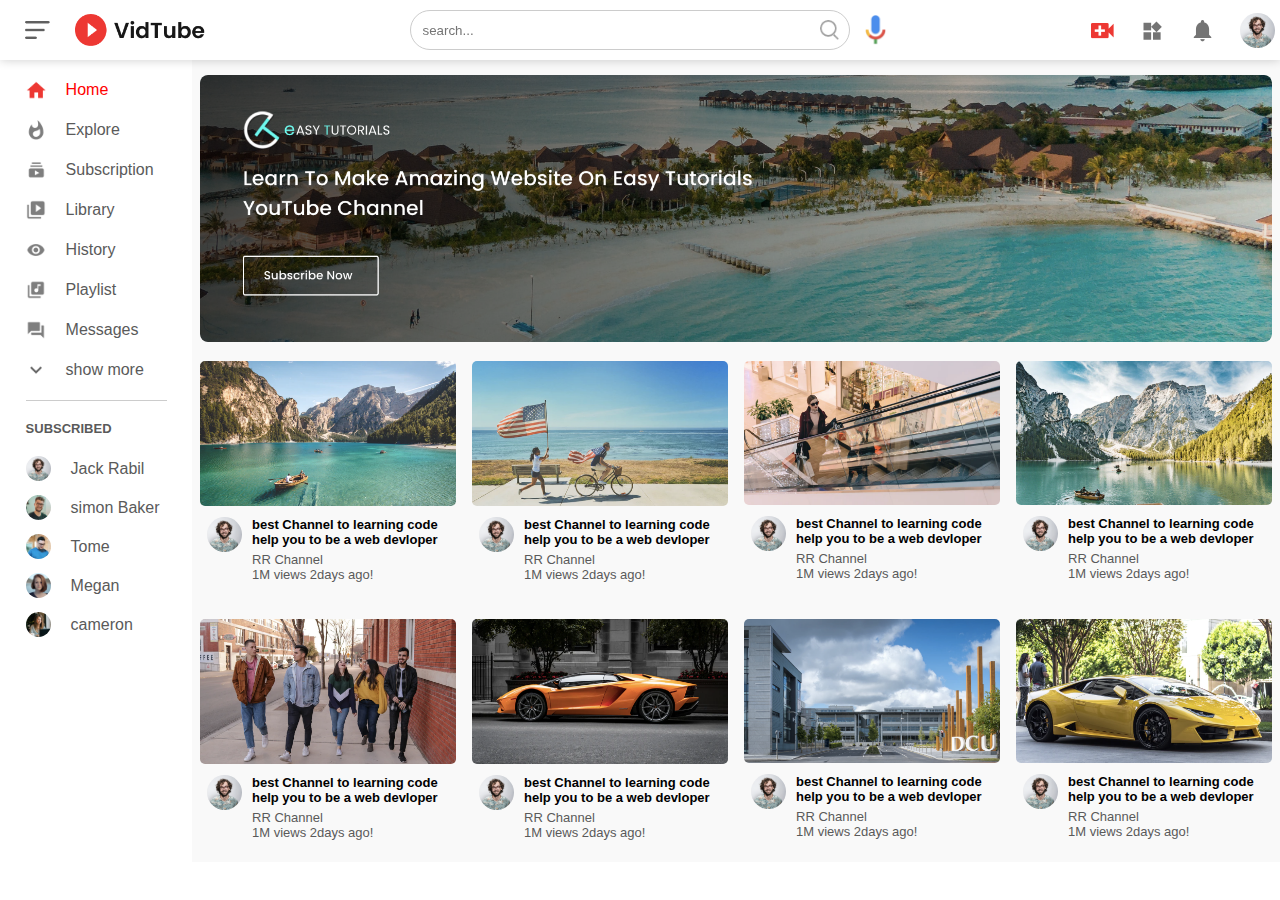
<file: index.html>
<!DOCTYPE html>
<html lang="en">

<head>
    <meta charset="UTF-8">
    <meta http-equiv="X-UA-Compatible" content="IE=edge">
    <meta name="viewport" content="width=device-width, initial-scale=1.0">
    <title>Document</title>
    <link rel="stylesheet" href="style.css">
</head>

<body>
    <nav class="flex-div">
        <div class="left flex-div">
            <img src="images/menu.png" class="menu" id="menu">
            <img src="images/logo.png" class="logo">
        </div>
        <div class="middle flex-div">
            <div class="search flex-div"> <input type="text" placeholder="search...">
                <img src="images/search.png" alt="">
            </div>
            <img src="images/voice-search.png" alt="" class="voice">
        </div>
        <div class="right flex-div">
            <img src="images/upload.png" alt="">
            <img src="images/more.png" alt="">
            <img src="images/notification.png" alt="">
            <img src="images/Jack.png" class="user">
        </div>
    </nav>
    <!-- ------------------sidebar-------------------------------- -->
    <div class="sidebar" id="sidebar">
        <div class="sub-menu">
            <a href=""><img src="images/home.png" alt="">
                <p>Home</p>
            </a>
            <a href=""><img src="images/explore.png" alt="">
                <p>Explore</p>
            </a>
            <a href=""><img src="images/subscriprion.png" alt="">
                <p>Subscription</p>
            </a>
            <a href=""><img src="images/library.png" alt="">
                <p>Library</p>
            </a>
            <a href=""><img src="images/history.png" alt="">
                <p>History</p>
            </a>
            <a href=""><img src="images/playlist.png" alt="">
                <p>Playlist</p>
            </a>
            <a href=""><img src="images/messages.png" alt="">
                <p>Messages</p>
            </a>
            <a href=""><img src="images/show-more.png" alt="">
                <p>show more</p>
            </a>
            <hr>
        </div>
        <div class="subcribers">
            <h3>SUBSCRIBED</h3>
            <a href=""><img src="images/Jack.png" alt="">
                <p>Jack Rabil</p>
            </a>
            <a href=""><img src="images/simon.png" alt="">
                <p>simon Baker</p>
            </a>
            <a href=""><img src="images/tom.png" alt="">
                <p>Tome</p>
            </a>
            <a href=""><img src="images/megan.png" alt="">
                <p>Megan</p>
            </a>
            <a href=""><img src="images/cameron.png" alt="">
                <p>cameron</p>
            </a>
        </div>
    </div>
    <!-- ----------------------------main------------------------------------------>
    <div class="container">
        <div class="banner">
            <img src="images/banner.png" alt="">
        </div>
        <div class="list">
            <div class="vid">
                <a href="videoplayer.html"><img src="images/thumbnail1.png" class="thumbnail" alt=""></a>
                <div class="flex-div">
                    <a href=""><img src="images/Jack.png" alt=""></a>
                    <div class="vid-info">
                        <a href="videoplayer.html">best Channel to learning code help you to be a web devloper</a>
                        <p>RR Channel</p>
                        <p>1M views 2days ago!</p>
                    </div>
                </div>
            </div>
            <div class="vid">
                <a href=""><img src="images/thumbnail2.png" class="thumbnail" alt=""></a>
                <div class="flex-div">
                    <a href=""><img src="images/Jack.png" alt=""></a>
                    <div class="vid-info">
                        <a href="">best Channel to learning code help you to be a web devloper</a>
                        <p>RR Channel</p>
                        <p>1M views 2days ago!</p>
                    </div>
                </div>
            </div>
            <div class="vid">
                <a href=""><img src="images/thumbnail3.png" class="thumbnail" alt=""></a>
                <div class="flex-div">
                    <a href=""><img src="images/Jack.png" alt=""></a>
                    <div class="vid-info">
                        <a href="">best Channel to learning code help you to be a web devloper</a>
                        <p>RR Channel</p>
                        <p>1M views 2days ago!</p>
                    </div>
                </div>
            </div>
            <div class="vid">
                <a href=""><img src="images/thumbnail4.png" class="thumbnail" alt=""></a>
                <div class="flex-div">
                    <a href=""><img src="images/Jack.png" alt=""></a>
                    <div class="vid-info">
                        <a href="">best Channel to learning code help you to be a web devloper</a>
                        <p>RR Channel</p>
                        <p>1M views 2days ago!</p>
                    </div>
                </div>
            </div>
            <div class="vid">
                <a href=""><img src="images/thumbnail5.png" class="thumbnail" alt=""></a>
                <div class="flex-div">
                    <a href=""><img src="images/Jack.png" alt=""></a>
                    <div class="vid-info">
                        <a href="">best Channel to learning code help you to be a web devloper</a>
                        <p>RR Channel</p>
                        <p>1M views 2days ago!</p>
                    </div>
                </div>
            </div>
            <div class="vid">
                <a href=""><img src="images/thumbnail6.png" class="thumbnail" alt=""></a>
                <div class="flex-div">
                    <a href=""><img src="images/Jack.png" alt=""></a>
                    <div class="vid-info">
                        <a href="">best Channel to learning code help you to be a web devloper</a>
                        <p>RR Channel</p>
                        <p>1M views 2days ago!</p>
                    </div>
                </div>
            </div>
            <div class="vid">
                <a href=""><img src="images/thumbnail7.png" class="thumbnail" alt=""></a>
                <div class="flex-div">
                    <a href=""><img src="images/Jack.png" alt=""></a>
                    <div class="vid-info">
                        <a href="">best Channel to learning code help you to be a web devloper</a>
                        <p>RR Channel</p>
                        <p>1M views 2days ago!</p>
                    </div>
                </div>
            </div>
            <div class="vid">
                <a href=""><img src="images/thumbnail8.png" class="thumbnail" alt=""></a>
                <div class="flex-div">
                    <a href=""><img src="images/Jack.png" alt=""></a>
                    <div class="vid-info">
                        <a href="">best Channel to learning code help you to be a web devloper</a>
                        <p>RR Channel</p>
                        <p>1M views 2days ago!</p>
                    </div>
                </div>
            </div>   
        </div>
        <script src="script.js"></script>
</body>

</html>
</file>
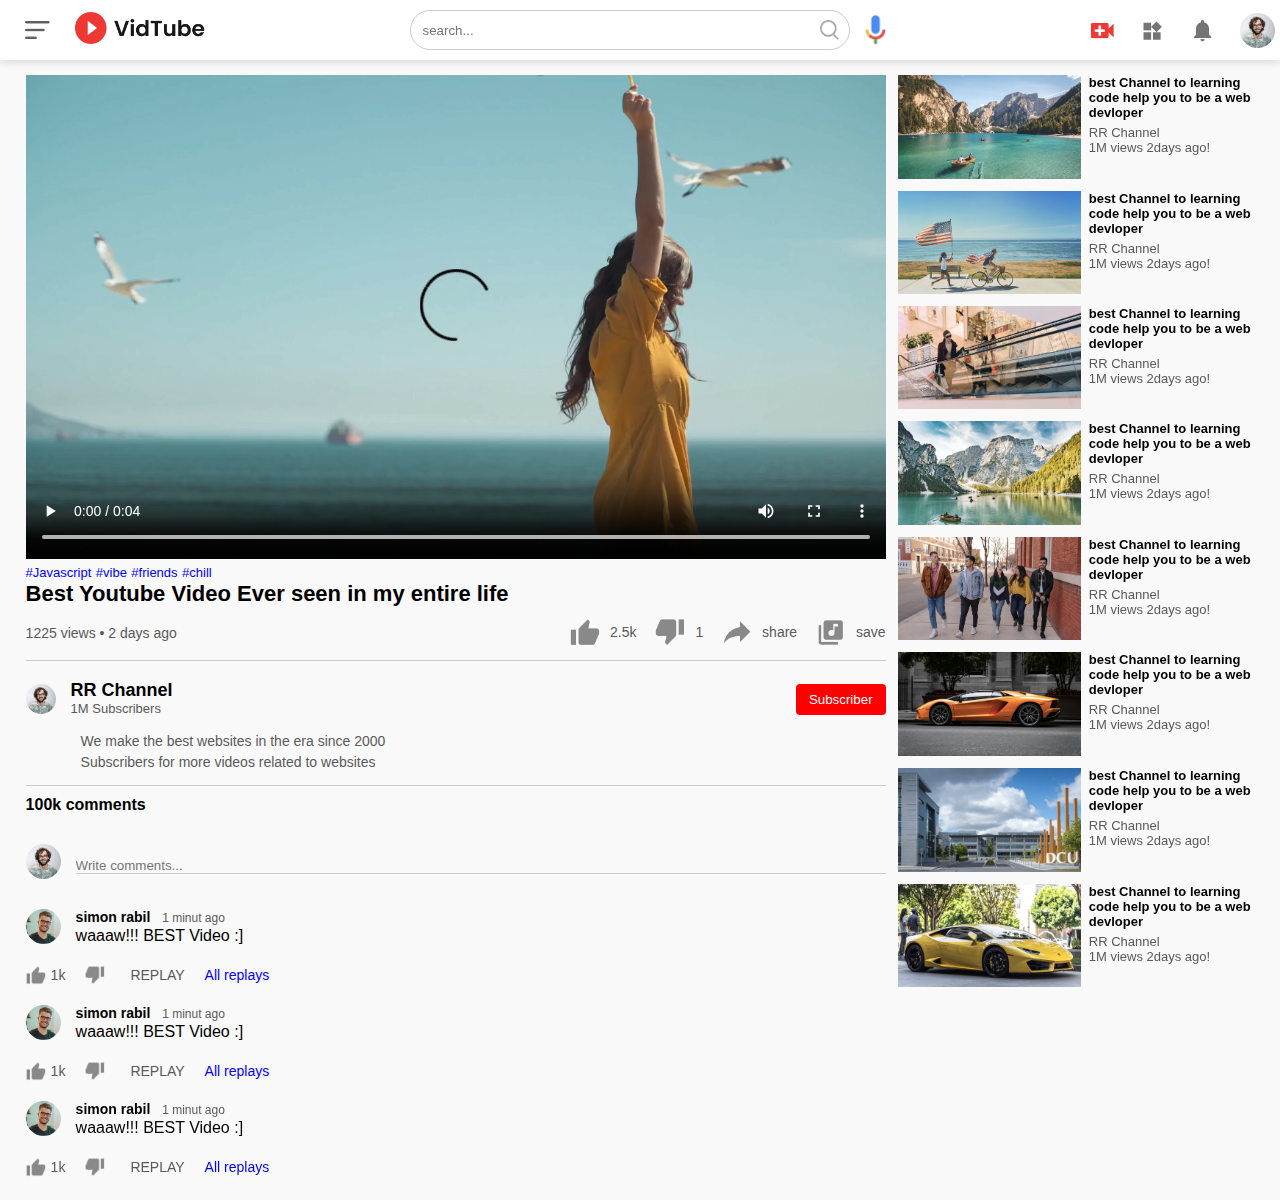
<file: videoplayer.html>
<!DOCTYPE html>
<html lang="en">

<head>
    <meta charset="UTF-8">
    <meta http-equiv="X-UA-Compatible" content="IE=edge">
    <meta name="viewport" content="width=device-width, initial-scale=1.0">
    <title>Document</title>
    <link rel="stylesheet" href="style.css">
</head>

<body>
    <nav class="flex-div">
        <div class="left flex-div">
            <img src="images/menu.png" class="menu" id="menu">
            <a href="index.html"> <img src="images/logo.png" class="logo"></a>
        </div>
        <div class="middle flex-div">
            <div class="search flex-div"> <input type="text" placeholder="search...">
                <img src="images/search.png" alt="">
            </div>
            <img src="images/voice-search.png" alt="" class="voice">
        </div>
        <div class="right flex-div">
            <img src="images/upload.png" alt="">
            <img src="images/more.png" alt="">
            <img src="images/notification.png" alt="">
            <img src="images/Jack.png" class="user">
        </div>
    </nav>
    <!-- ---------------------navbar------------------------ -->
    <div class="container play-container">
        <div class="row">
            <div class="play-video">
                <video controls autoplay>
                    <source src="images/video.mp4" type="video/mp4">
                </video>
                <div class="tag">
                    <a href="">#Javascript</a>
                    <a href="">#vibe</a>
                    <a href="">#friends</a>
                    <a href="">#chill</a>
                </div>
                <h3>Best Youtube Video Ever seen in my entire life</h3>
                <div class="play-video-info">
                    <p>1225 views &bull; 2 days ago</p>
                    <div>
                        <a href=""><img src="images/like.png" alt="">2.5k</a>
                        <a href=""><img src="images/dislike.png" alt="">1</a>
                        <a href=""><img src="images/share.png" alt="">share</a>
                        <a href=""><img src="images/save.png" alt="">save</a>
                    </div>
                </div>
                <hr>
                <div class="publisher">
                    <img src="images/Jack.png">
                    <div>
                        <p>RR Channel</p>
                        <span>1M Subscribers</span>
                    </div>
                    <button type="button">Subscriber</button>
                </div>
                <div class="description">
                    <p>We make the best websites in the era since 2000</p>
                    <p>Subscribers for more videos related to websites</p>
                </div>
                <hr>
                <h4>100k comments</h4>
                <div class="add-comments">
                    <img src="images/Jack.png" alt="">
                    <input type="text" placeholder="Write comments..." name="" id="">
                </div>
                <div class="oldcomment">
                    <img src="images/simon.png" alt="">
                    <div>
                        <h3>simon rabil <span> 1 minut ago</span></h3>
                        <p>waaaw!!! BEST Video :]</p>
                    </div>
                </div>
                <div class="action">
                    <img src="images/like.png" alt=""> <span>1k</span>
                    <img src="images/dislike.png" alt=""><span></span><span>REPLAY</span>
                    <a href="">All replays</a>
                </div>
                <div class="oldcomment">
                    <img src="images/simon.png" alt="">
                    <div>
                        <h3>simon rabil <span> 1 minut ago</span></h3>
                        <p>waaaw!!! BEST Video :]</p>
                    </div>
                </div>
                <div class="action">
                    <img src="images/like.png" alt=""> <span>1k</span>
                    <img src="images/dislike.png" alt=""><span></span><span>REPLAY</span>
                    <a href="">All replays</a>
                </div>
                <div class="oldcomment">
                    <img src="images/simon.png" alt="">
                    <div>
                        <h3>simon rabil <span> 1 minut ago</span></h3>
                        <p>waaaw!!! BEST Video :]</p>
                    </div>
                </div>
                <div class="action">
                    <img src="images/like.png" alt=""> <span>1k</span>
                    <img src="images/dislike.png" alt=""><span></span><span>REPLAY</span>
                    <a href="">All replays</a>
                </div>
            </div>
            <div class="right-sidebar">
                <div class="side-video-list">
                    <a href="" class="small-thumbnail"><img src="images/thumbnail1.png"></a>
                    <div class="vid-info">
                        <a href="">best Channel to learning code help you to be a web devloper</a>
                        <p>RR Channel</p>
                        <p>1M views 2days ago!</p>
                    </div>
                </div>
                <div class="side-video-list">
                    <a href="" class="small-thumbnail"><img src="images/thumbnail2.png"></a>
                    <div class="vid-info">
                        <a href="">best Channel to learning code help you to be a web devloper</a>
                        <p>RR Channel</p>
                        <p>1M views 2days ago!</p>
                    </div>
                </div>
                <div class="side-video-list">
                    <a href="" class="small-thumbnail"><img src="images/thumbnail3.png"></a>
                    <div class="vid-info">
                        <a href="">best Channel to learning code help you to be a web devloper</a>
                        <p>RR Channel</p>
                        <p>1M views 2days ago!</p>
                    </div>
                </div>
                <div class="side-video-list">
                    <a href="" class="small-thumbnail"><img src="images/thumbnail4.png"></a>
                    <div class="vid-info">
                        <a href="">best Channel to learning code help you to be a web devloper</a>
                        <p>RR Channel</p>
                        <p>1M views 2days ago!</p>
                    </div>
                </div>
                <div class="side-video-list">
                    <a href="" class="small-thumbnail"><img src="images/thumbnail5.png"></a>
                    <div class="vid-info">
                        <a href="">best Channel to learning code help you to be a web devloper</a>
                        <p>RR Channel</p>
                        <p>1M views 2days ago!</p>
                    </div>
                </div>
                <div class="side-video-list">
                    <a href="" class="small-thumbnail"><img src="images/thumbnail6.png"></a>
                    <div class="vid-info">
                        <a href="">best Channel to learning code help you to be a web devloper</a>
                        <p>RR Channel</p>
                        <p>1M views 2days ago!</p>
                    </div>
                </div>
                <div class="side-video-list">
                    <a href="" class="small-thumbnail"><img src="images/thumbnail7.png"></a>
                    <div class="vid-info">
                        <a href="">best Channel to learning code help you to be a web devloper</a>
                        <p>RR Channel</p>
                        <p>1M views 2days ago!</p>
                    </div>
                </div>
                <div class="side-video-list">
                    <a href="" class="small-thumbnail"><img src="images/thumbnail8.png"></a>
                    <div class="vid-info">
                        <a href="">best Channel to learning code help you to be a web devloper</a>
                        <p>RR Channel</p>
                        <p>1M views 2days ago!</p>
                    </div>
                </div>


            </div>
        </div>
    </div>
</body>

</html>
</file>
<file: style.css>
*{
    padding: 0%;
    margin: 0%;
    box-sizing: border-box;
    font-family: 'poppins',sans-serif;
}
a{
    text-decoration: none;
    color: #5a5a5a;
}
img{
    cursor: pointer;
}
.flex-div{
    display: flex;
    align-items: center;
}
nav{
    padding: 5px;
    justify-content: space-between;
    box-shadow: 0 0 10px rgba(0, 0, 0, 0.2);
     background-color: #fff; /*note*/
    position: sticky;
    top: 0%;
    z-index: 10;
}
.right img{
    width: 25px;
    margin-right: 25px;
}
.right .user {
    width: 35px;
    border-radius: 50%;
    margin-right: 0;

}
.left .menu{
    width: 25px;
    margin-left: 20px;
}
.left .logo{
    width: 130px ;
    margin-left: 25px;
}
.middle .search{
    height: 40px;
    width: 440px;
    border:1px solid #ccc ;
    border-radius: 25px;
    display: flex;
    justify-content: space-between;
    
   
}
.middle input{
    border: none;
    outline: none;
    background: transparent;
    padding: 12px;
    

}

.middle .voice{
    display: flex;
    width: 21px;
    margin-left:15px;
}
.search img{
    padding: 10px;
    width: 39px;    
}
.middle{
    padding: 5px;
}
.sidebar{
    width: 15%;
    position: fixed;
    top: 0;
    height: 100vh;
    background-color: #fff;
    padding-left: 2%;
    padding-top: 80px;
}

.sub-menu a img{
    width: 20px;
    margin-right: 20px;

}
.sub-menu a{
    display: flex;
    align-items: center;
    margin-bottom: 20px;
    width: fit-content; 
    flex-wrap: wrap;

}
.sub-menu a:first-child{
    color: red;
}
.sub-menu hr{
    height: 1px;
    width: 85%;
    border: 0;
    background-color: #ccc;
}
.subcribers h3{
    font-size: 13PX;
    margin: 20px 0;
    color: #5a5a5a;
}
.subcribers a{
    display: flex;
    align-items: center;
    margin-bottom:14px ;
    flex-wrap: wrap;
    width: fit-content;
}
.subcribers a img{
    border-radius: 50%;
    width: 25px;
    margin-right: 20px;
}
.small-sidebar{
    width: 5%;
}
.small-sidebar a p{
    display: none;
}
.small-sidebar h3{
    display: none;
}
/* -----------------main-------------------- */

.container{
    
    padding: 15px 8px 15px 200px;
    background: #f9f9f9;
    /* padding-top: 20px;
    padding-left: 17%;
    padding-right: 2%;
    padding-bottom: 20px; */
}
.banner{
    width: 100%;
}
.banner img{
    width: 100%;
    border-radius: 8px;
}
.list{
    display: grid;
    grid-template-columns: repeat(auto-fit,minmax(250px,1fr)); 
    grid-column-gap: 16px;
    grid-row-gap: 30px;
    margin-top: 15px;
}
.vid .thumbnail{
    width: 100%;
    border-radius: 5px;

}
.vid .flex-div{
    align-items: flex-start;
    margin: 7px;
}
.vid .flex-div img{
    width: 35px;
    border-radius: 50%;
    margin-right: 10px;
}
.vid-info{
    color: #5a5a5a;
    font-size: 13px;
}
.vid-info a{
    color: #000;
    font-weight: 600;
    display: block;
    margin-bottom: 5px;
}
.large-container{
    padding-left: 7%;
}
/* -----------------video_player---------------- */
.play-container{
    padding-left: 2%;
}
.row{
    display: flex;
    justify-content: space-between;
    flex-wrap: wrap;
}
.play-video{
    flex-basis: 69%;
}
.right-sidebar{
    flex-basis: 30%;
}
.play-video video{
    width: 100%;
}
.side-video-list{
    display: flex;
    justify-content: space-between;
    margin-bottom: 8px;
}
.side-video-list img{
    width: 100%;
}
.side-video-list .small-thumbnail{
    flex-basis: 49%;
}
.side-video-list .vid-info{
    flex-basis: 49%;
}
.play-video .tag a{
  color: #0000ff;  
  font-size: 13px;
}
.play-video h3{
    font-weight: 600;
    font-size: 22px;
}
.play-video .play-video-info{
    display: flex;
    align-items: center;
    flex-wrap: wrap;
    justify-content: space-between;
    font-size: 14px;
    color: #5a5a5a;
    margin-top: 10px;
}
.play-video .play-video-info a img{
    width: 30px;
    margin-right: 10px;
}
.play-video .play-video-info a{
    display: inline-flex;
    align-items: center;
    margin-left: 15px;
}
.play-video hr{
    border: 0;
    height: 1px;
    background: #ccc;
    margin: 10px 0;
}
.publisher{
    display: flex;
    align-items: center;
    margin-top: 20px;
}
.publisher div{
    flex: 1;
    line-height: 18px;
}
.publisher img{
    width: 30px;
    border-radius: 50%;
    margin-right: 15px;
}
.publisher p{
    color: #000;
    font-weight: 600;
    font-size: 18px;
}
.publisher span{
    color: #5a5a5a;
    font-size: 13px;
}
.publisher button{
    background-color: red;
    color: #fff;
    border: 0;
    outline: 0;
    border-radius: 4px;
    padding: 8px 13px;
    cursor: pointer;
}
.description {
    padding-left: 55px;
    margin: 15px 0;
}
.description p{
    font-size: 14px;
    color: #5a5a5a;
    margin-bottom: 5px;
}
.description h3{
    font-size: 14px;
    color: #5a5a5a;
    margin-top: 15px;
}
.add-comments{
    display: flex;
    align-items: center;
    margin: 30px 0;
    
}
.add-comments img{
    border-radius: 50%;
    width: 35px;
    margin-right: 15px;
}
.add-comments input{
    border: 0;
    outline: 0;
    border-bottom: 1px #ccc solid;
    width: 100%;
    padding-top: 10px;
    background: transparent;
    
}
.oldcomment{
    display: flex;
    align-items: center;
    margin: 20px 0;
}
.oldcomment img{
    border-radius: 50%;
    width: 35px;
    margin-right: 15px;

}
.oldcomment h3{
    font-size: 14px;
    margin-bottom: 2px;
}
.oldcomment h3 span{
    font-size: 12px;
    color: #5a5a5a;
    font-weight: 500; 
    margin-left: 8px;
}
.action{
    display: flex;
    align-items: center;
    margin: 8px 0;
    font-size: 14px;
}
.action img{
    border-radius: 0;
    width: 20px;
    margin-right: 5px ;
}
.action span{
    margin-right: 20px;
    color: #5a5a5a;
}
.action a{
    color: #0000ff;
}
</file>
